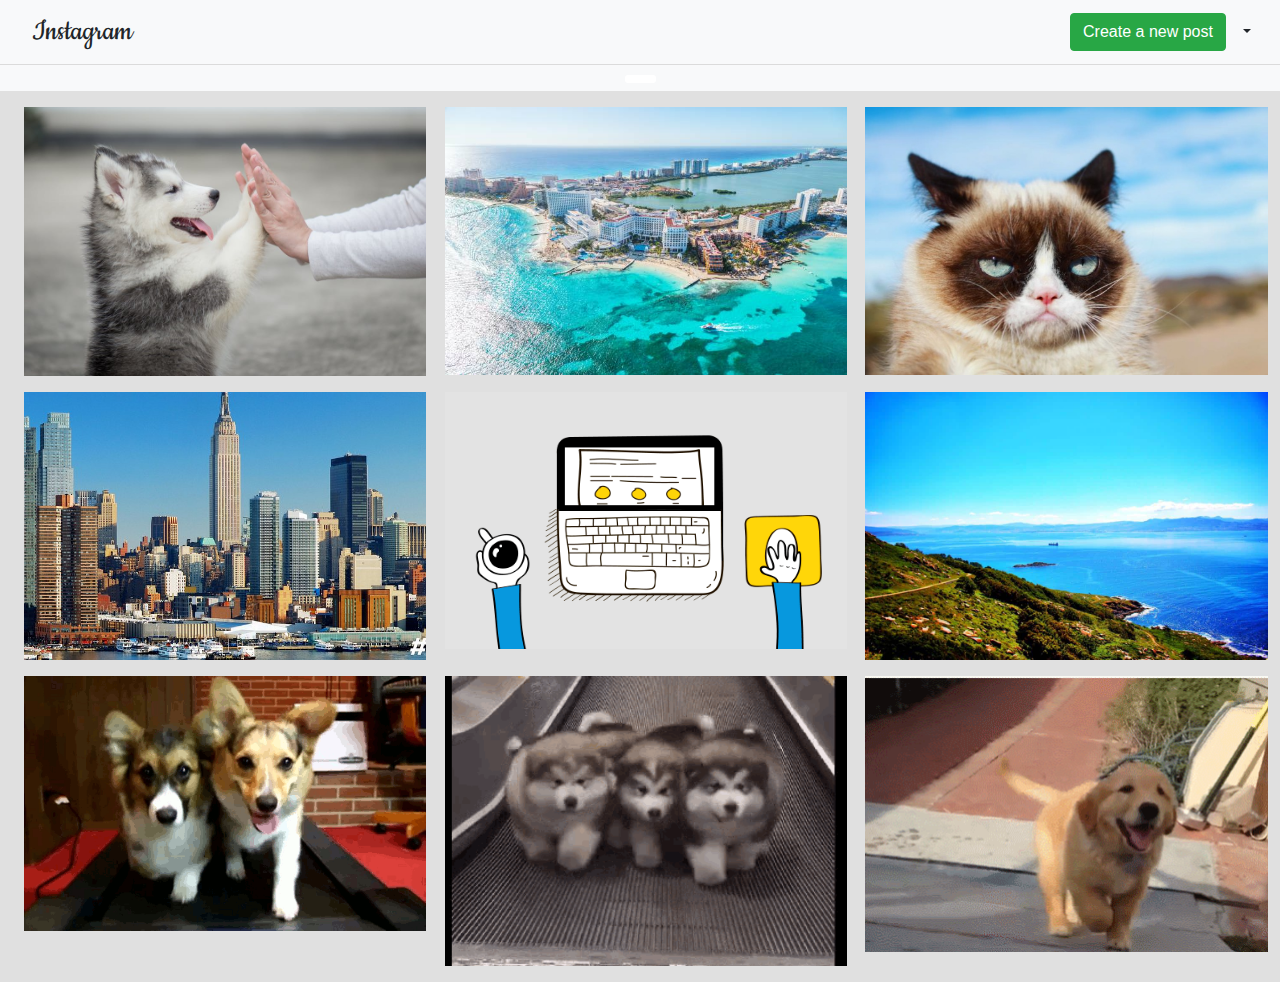
<file: index.html>
<!DOCTYPE html>
<html lang="en">
<head>
    <meta charset="UTF-8">
    <meta http-equiv="X-UA-Compatible" content="IE=edge">
    <meta name="viewport" content="width=device-width, initial-scale=1.0">
    <link rel="stylesheet" href="https://cdn.jsdelivr.net/npm/bootstrap@4.6.0/dist/css/bootstrap.min.css" integrity="undefined" crossorigin="anonymous">
    <link rel="stylesheet" href="https://cdnjs.cloudflare.com/ajax/libs/font-awesome/5.15.3/css/all.min.css" integrity="sha512-iBBXm8fW90+nuLcSKlbmrPcLa0OT92xO1BIsZ+ywDWZCvqsWgccV3gFoRBv0z+8dLJgyAHIhR35VZc2oM/gI1w==" crossorigin="anonymous" referrerpolicy="no-referrer" />
    <link rel="preconnect" href="https://fonts.gstatic.com">
    <link href="https://fonts.googleapis.com/css2?family=Cookie&display=swap" rel="stylesheet"> 
    <link rel="stylesheet" href="styles.css">
    <title>Document</title>
</head>
<body>
    <nav class="navbar fixed-top bg-light">
        <div class="navLogo ml-3">
        <span><i class="fab fa-instagram"></i> Instagram</span>
    </div>
        <form class="form-inline">
            <button type="button" class="btn btn-success" data-toggle="modal" data-target="#exampleModal">
                Create a new post
              </button>
            <div class="btn-group">
                <button type="button" class="btn btn-light dropdown-toggle" data-toggle="dropdown" 
                aria-haspopup="true" aria-expanded="false">
                    <i class="fas fa-cog"></i>
                </button>
                <div class="dropdown-menu dropdown-menu-right">
                    <a class="dropdown-item" href="#">Action</a>
                    <a class="dropdown-item" href="#">Another action</a>
                    <a class="dropdown-item" href="#">Something else here</a>
                    <div class="dropdown-divider"></div>
                    <a class="dropdown-item" href="#">Log out</a>
                </div>
            </div>
        </form>
    </nav>
    <nav aria-label="Change view" class="bg-light mt-4 pt-5">
        <ul class="pagination pagination-sm justify-content-center">
            <li class="page-item">
                <a class="page-link text-secondary" href="index.html">
                    <i class="fas fa-th"></i></a>
            </li>
            <li class="page-item">
                <a class="page-link text-secondary" href="feed.html">
                    <i class="fas fa-square"></i></a>
            </li>
          </ul>
    </nav>
        <div class="container-fluid pl-4 pr-4">
            <div class="row">
                <div class="col-md-4 mb-3">
                    <img src="./images/puppy.jpg">
                </div>
                <div class="col-md-4 mb-3">
                    <img src="./images/cancun.jpg">
                </div>
                <div class="col-md-4 mb-3">
                    <img src="./images/cat.jpg">
                </div>
            </div>
        </div>
        <div class="container-fluid pl-4 pr-4">
            <div class="row">
                <div class="col-md-4 mb-3">
                    <img src="./images/city.jpg">
                </div>
                <div class="col-md-4 mb-3">
                    <img src="./images/dev.gif">
                </div>
                <div class="col-md-4 mb-3">
                    <img src="./images/galicia.jpg">
                </div>
            </div>
        </div>
        <div class="container-fluid pl-4 pr-4">
            <div class="row">
                <div class="col-md-4 mb-3">
                    <img src="./images/corgy.gif">
                </div>
                <div class="col-md-4 mb-3">
                    <img src="./images/tenor.gif">
                </div>
                <div class="col-md-4 mb-3">
                    <img src="./images/lab.gif">
                </div>
            </div>
        </div>
    <div class="modal fade" id="exampleModal" tabindex="-1" aria-labelledby="exampleModalLabel" aria-hidden="true">
        <div class="modal-dialog">
          <div class="modal-content">

            <div class="modal-body">
                <div class="form-group">
                    <textarea class="form-control" id="message-text"></textarea>
                </div>
                <button type="button" class="btn btn-light btn-sm">
                    <i class="fas fa-map-marker-alt"></i>
                </button>
                <button type="button" class="btn btn-light btn-sm">
                    <i class="fas fa-camera"></i>
                </button>
            </div>
            <div class="modal-footer">
              <button type="button" class="btn btn-secondary" data-dismiss="modal">Cancel</button>
              <button type="button" class="btn btn-success">Publish</button>
            </div>
          </div>
        </div>
      </div>
    <script
			  src="https://code.jquery.com/jquery-3.6.0.slim.min.js"
			  integrity="sha256-u7e5khyithlIdTpu22PHhENmPcRdFiHRjhAuHcs05RI="
			  crossorigin="anonymous"></script>
    <script src="https://cdnjs.cloudflare.com/ajax/libs/popper.js/2.9.2/umd/popper.min.js" integrity="sha512-2rNj2KJ+D8s1ceNasTIex6z4HWyOnEYLVC3FigGOmyQCZc2eBXKgOxQmo3oKLHyfcj53uz4QMsRCWNbLd32Q1g==" crossorigin="anonymous" referrerpolicy="no-referrer"></script>
   <script src="https://cdn.jsdelivr.net/npm/bootstrap@4.6.0/dist/js/bootstrap.min.js" integrity="undefined" crossorigin="anonymous"></script>
</body>
</html>
</file>
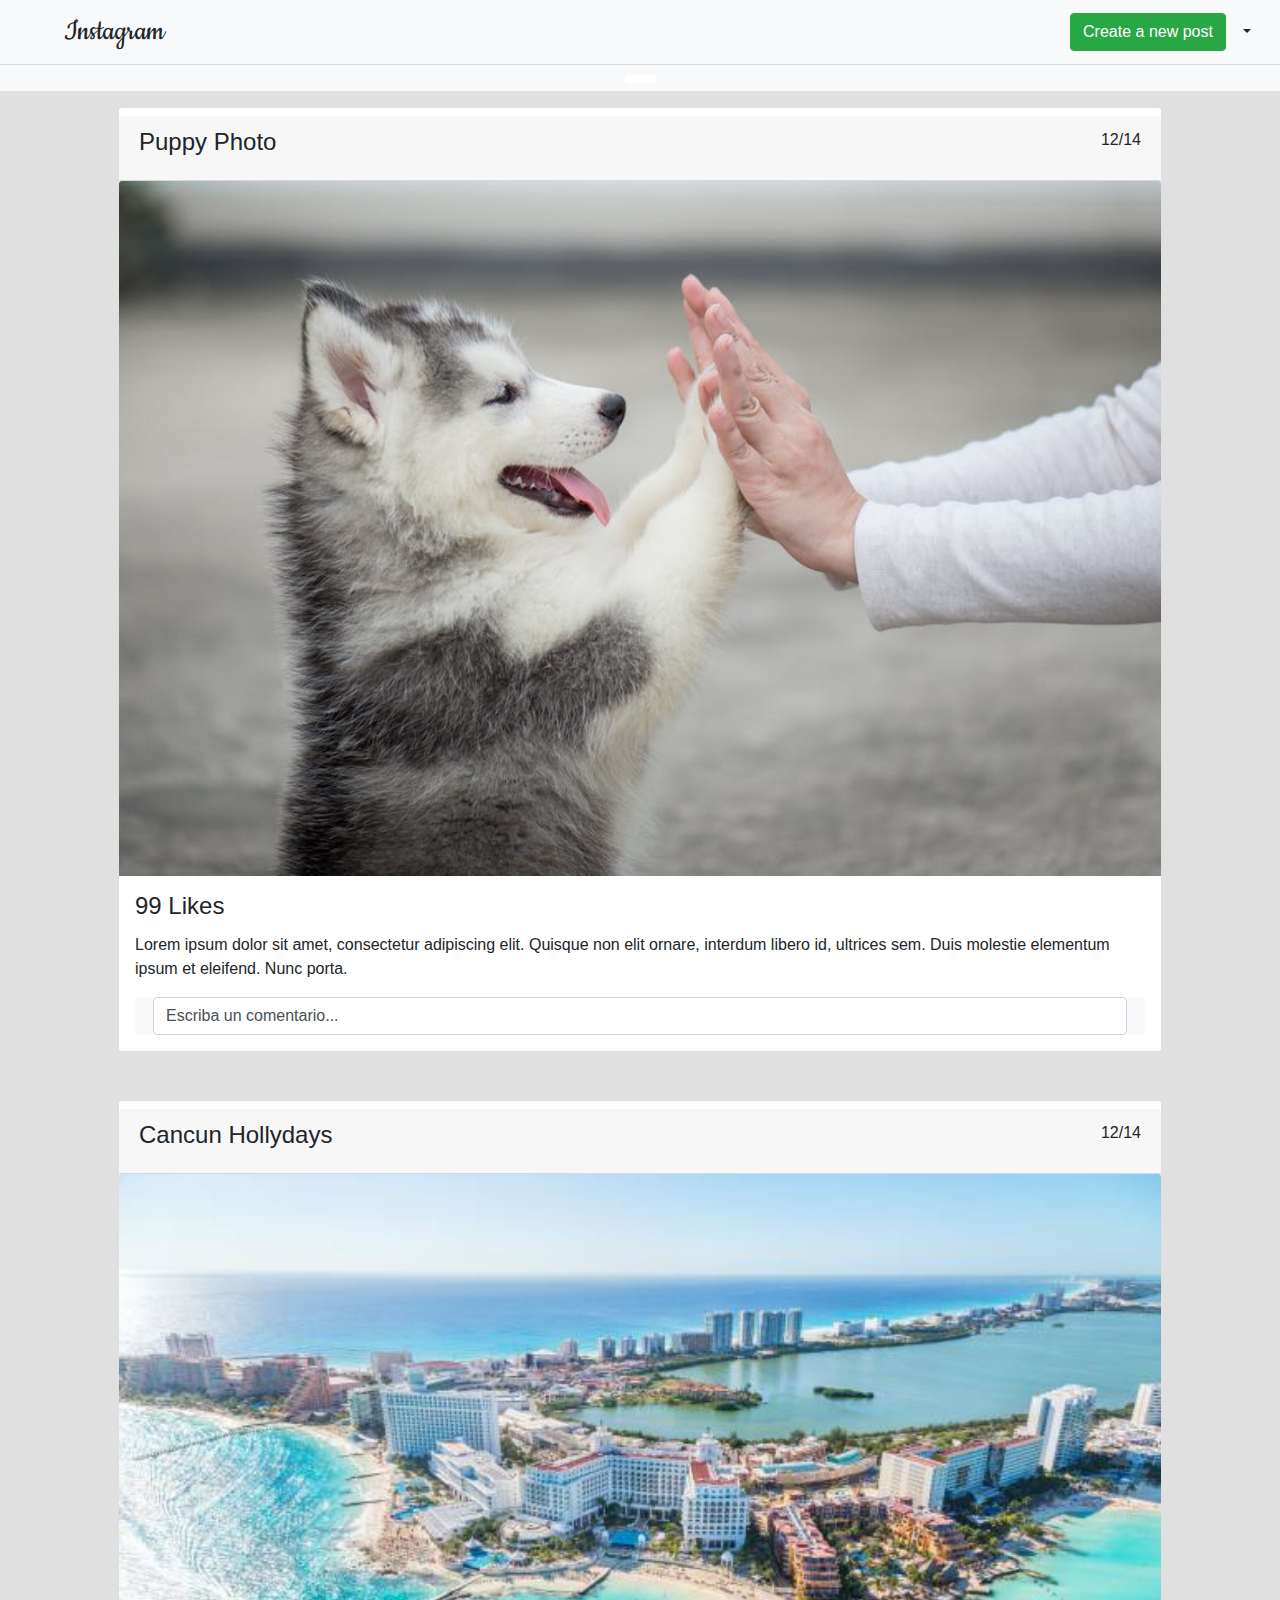
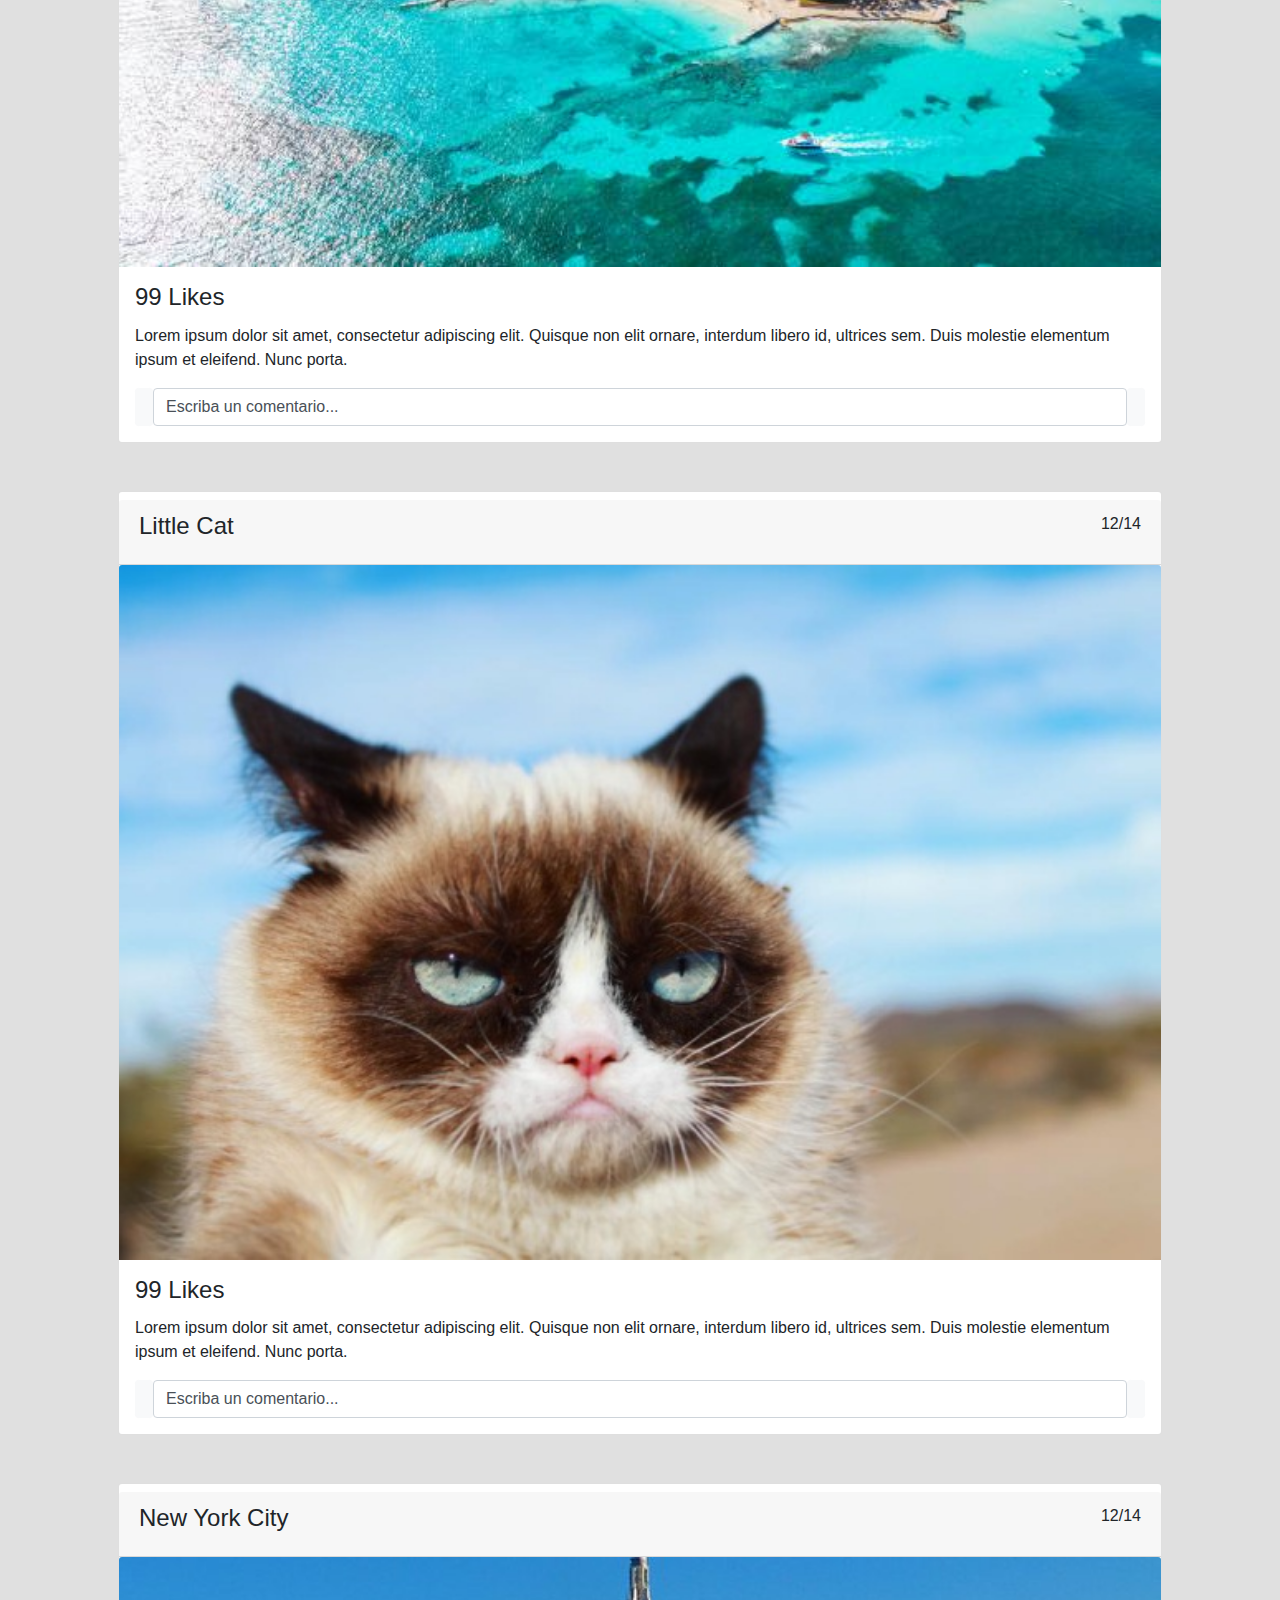
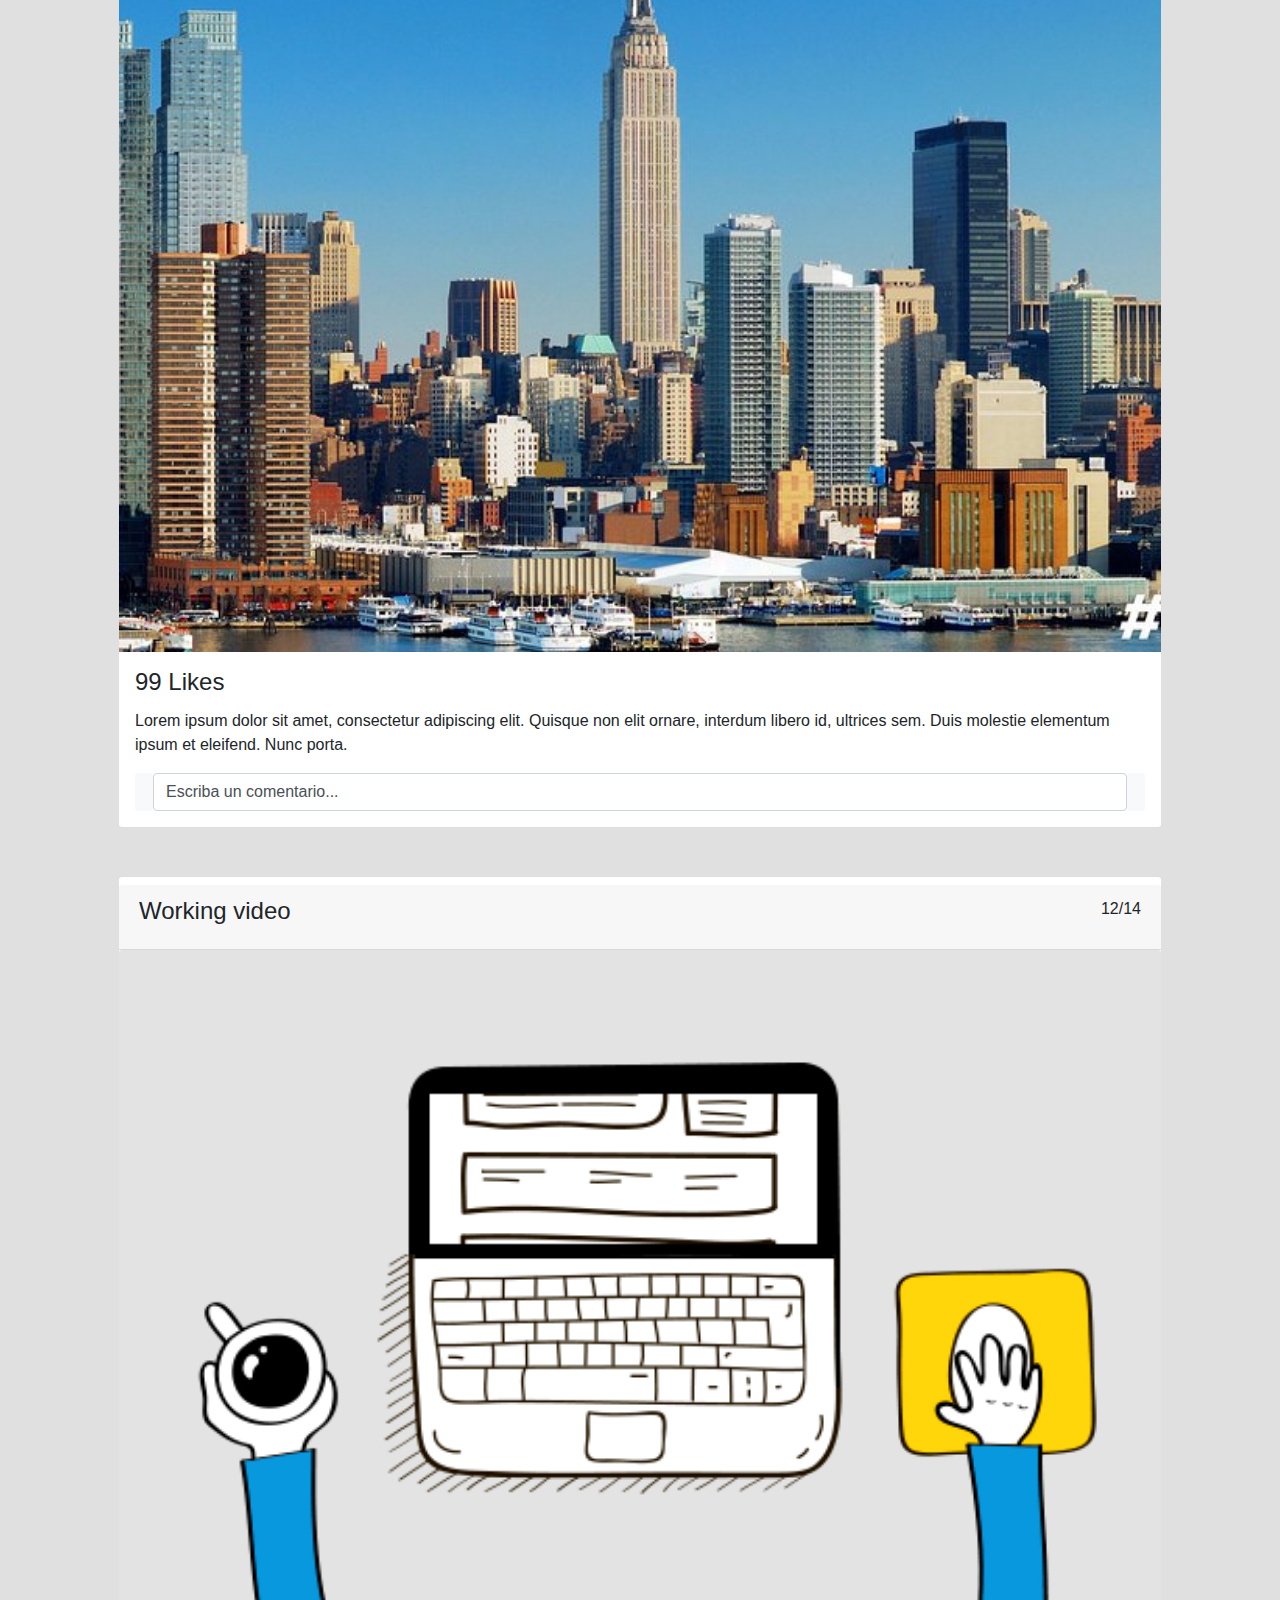
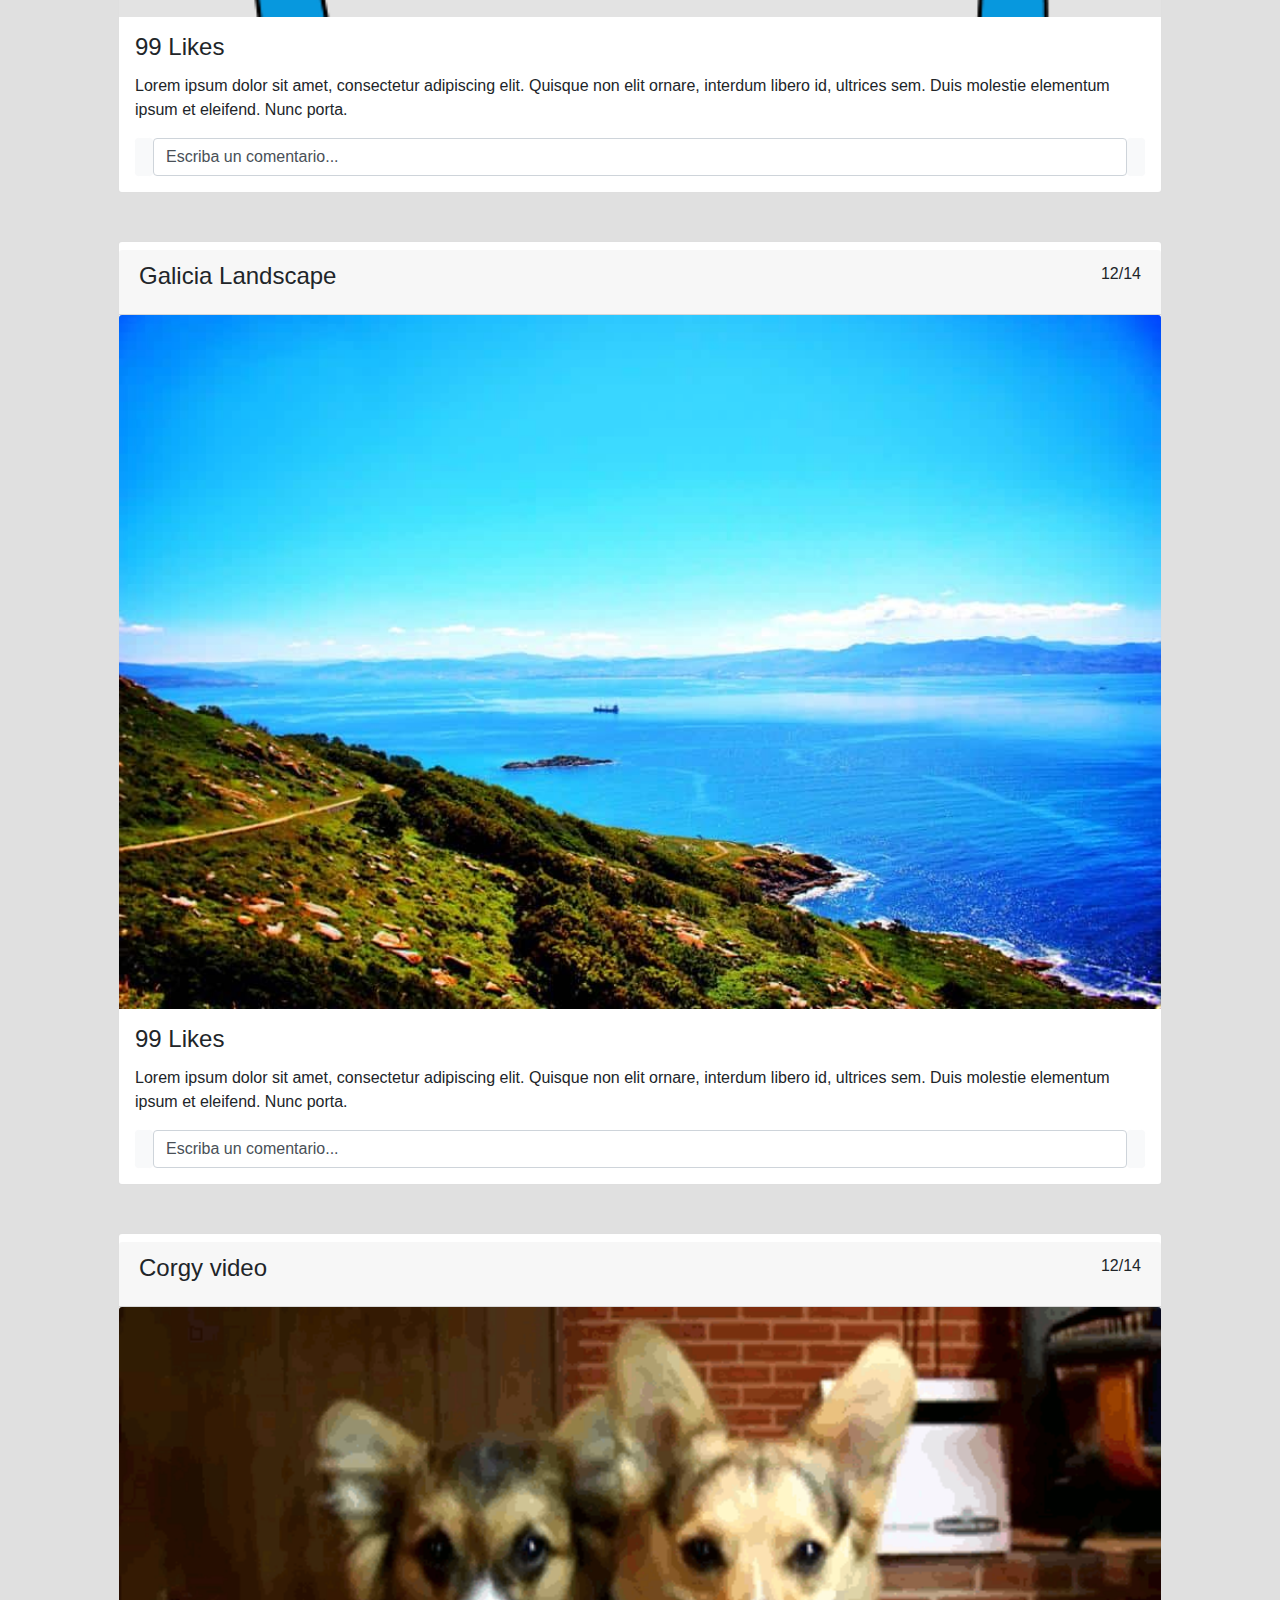
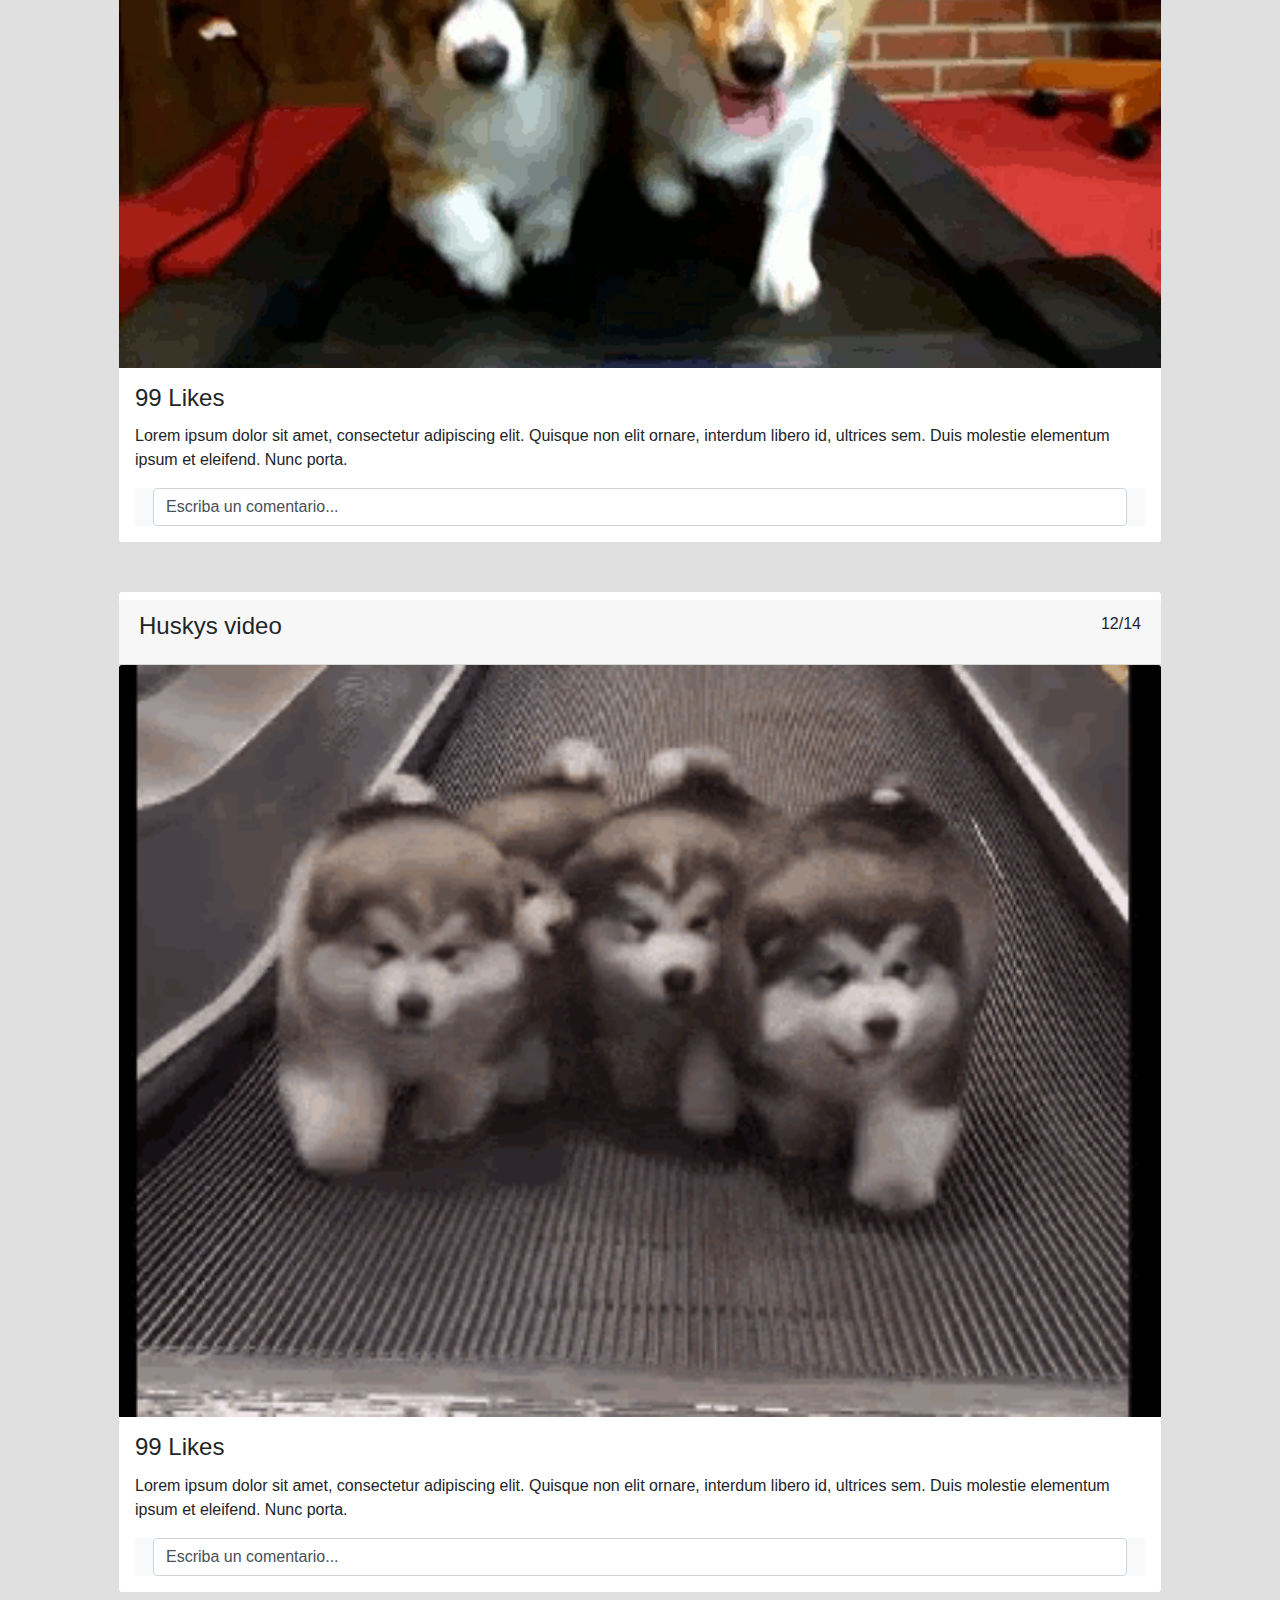
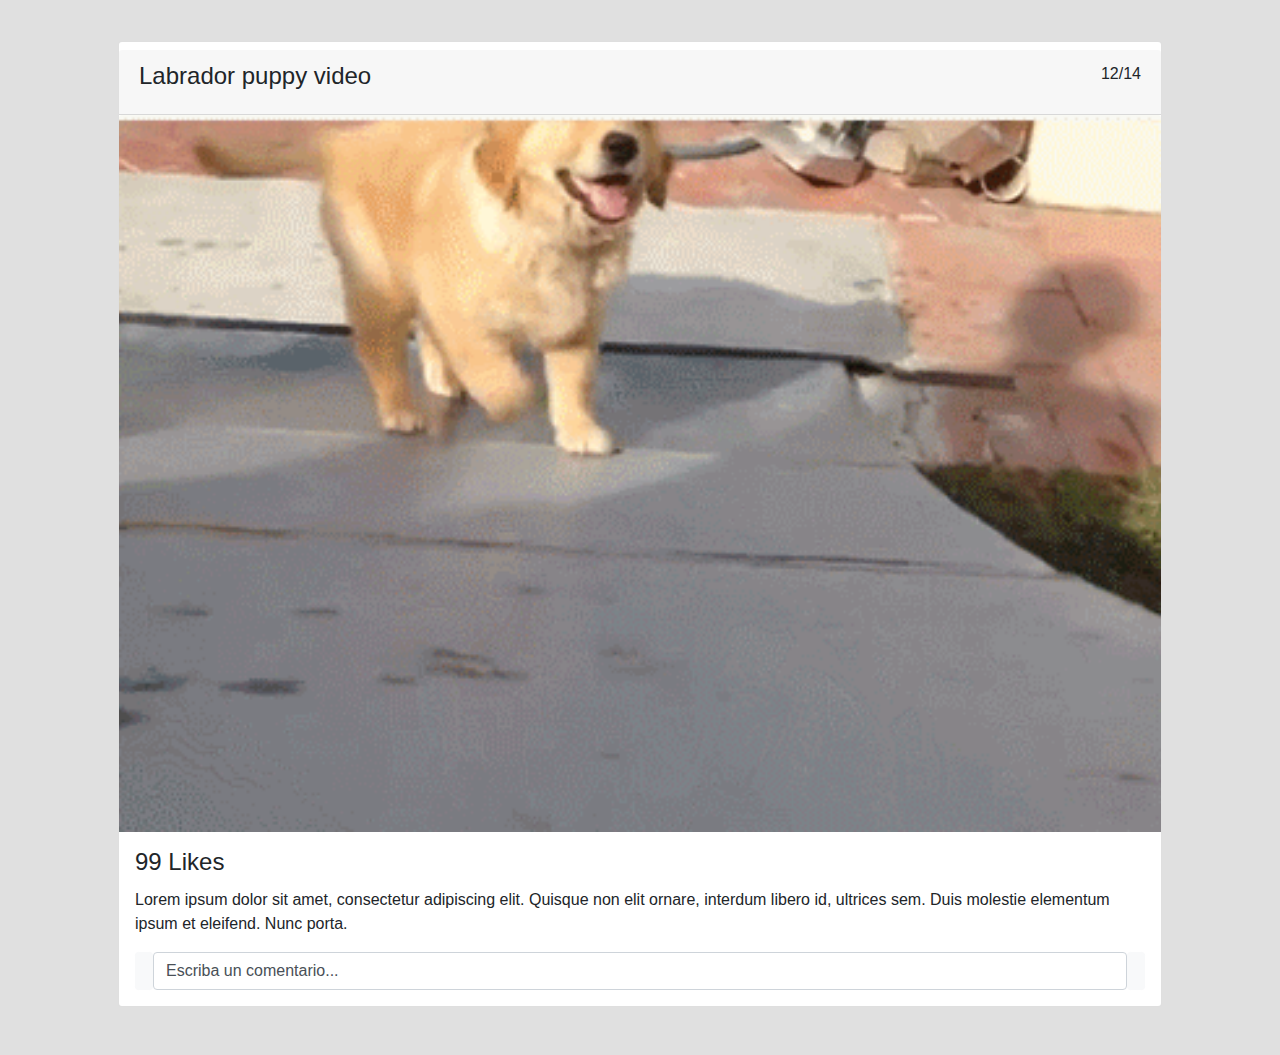
<file: feed.html>
<!DOCTYPE html>
<html lang="en">
<head>
    <meta charset="UTF-8">
    <meta http-equiv="X-UA-Compatible" content="IE=edge">
    <meta name="viewport" content="width=device-width, initial-scale=1.0">
    <link rel="stylesheet" href="https://cdn.jsdelivr.net/npm/bootstrap@4.6.0/dist/css/bootstrap.min.css" integrity="undefined" crossorigin="anonymous">
    <link rel="stylesheet" href="https://cdnjs.cloudflare.com/ajax/libs/font-awesome/5.15.3/css/all.min.css" integrity="sha512-iBBXm8fW90+nuLcSKlbmrPcLa0OT92xO1BIsZ+ywDWZCvqsWgccV3gFoRBv0z+8dLJgyAHIhR35VZc2oM/gI1w==" crossorigin="anonymous" referrerpolicy="no-referrer" />
    <link rel="preconnect" href="https://fonts.gstatic.com">
    <link href="https://fonts.googleapis.com/css2?family=Cookie&display=swap" rel="stylesheet"> 
    <link rel="stylesheet" href="styles.css">
    <title>Document</title>
</head>
<body>
    <nav class="navbar fixed-top bg-light">
        <div class="navLogo ml-5">
        <span><i class="fab fa-instagram"></i> Instagram</span>
    </div>
        <form class="form-inline">
            <button type="button" class="btn btn-success" data-toggle="modal" data-target="#exampleModal">
                Create a new post
              </button>
            <div class="btn-group">
                <button type="button" class="btn btn-light dropdown-toggle" data-toggle="dropdown" 
                aria-haspopup="true" aria-expanded="false">
                    <i class="fas fa-cog"></i>
                </button>
                <div class="dropdown-menu dropdown-menu-right">
                    <a class="dropdown-item" href="#">Action</a>
                    <a class="dropdown-item" href="#">Another action</a>
                    <a class="dropdown-item" href="#">Something else here</a>
                    <div class="dropdown-divider"></div>
                    <a class="dropdown-item" href="#">Log out</a>
                </div>
            </div>
        </form>
    </nav>
    <nav aria-label="Change view" class="bg-light mt-4 pt-5">
        <ul class="pagination pagination-sm justify-content-center">
            <li class="page-item">
                <a class="page-link text-secondary" href="index.html">
                    <i class="fas fa-th"></i></a>
            </li>
            <li class="page-item">
                <a class="page-link text-secondary" href="feed.html">
                    <i class="fas fa-square"></i></a>
            </li>
          </ul>
    </nav>
    <div class="container pr-5 pl-5">
        <div class="card mb-5">
            <div class="card-header d-flex justify-content-between mt-2">
                <h4>Puppy Photo</h4>
                <p>12/14</p>
            </div>
            <img src="./images/puppy.jpg" class="card-img-top" alt="...">
            <div class="card-body p-3">
                <h4 class="card-title">99 Likes</h4>
                <p class="card-text">Lorem ipsum dolor sit amet, consectetur adipiscing elit. Quisque non elit ornare, interdum libero id, ultrices sem. Duis molestie elementum ipsum et eleifend. Nunc porta.</p>
                <div class="d-flex">
                <button type="button" class="btn btn-light btn-sm">
                    <i class="far fa-heart"></i>
                </button>
                <input type="text" class="form-control comentario" id="recipient-name" value="Escriba un comentario...">
                <button type="button" class="btn btn-light btn-sm">
                    <i class="fas fa-ellipsis-v"></i>
                </button>
            </div>
            </div>
        </div>
        <div class="card mb-5">
            <div class="card-header d-flex justify-content-between mt-2">
                <h4>Cancun Hollydays</h4>
                <p>12/14</p>
            </div>
            <img src="./images/cancun.jpg" class="card-img-top" alt="...">
            <div class="card-body p-3">
                <h4 class="card-title">99 Likes</h4>
                <p class="card-text">Lorem ipsum dolor sit amet, consectetur adipiscing elit. Quisque non elit ornare, interdum libero id, ultrices sem. Duis molestie elementum ipsum et eleifend. Nunc porta.</p>
                <div class="d-flex">
                <button type="button" class="btn btn-light btn-sm">
                    <i class="far fa-heart"></i>
                </button>
                <input type="text" class="form-control comentario" id="recipient-name" value="Escriba un comentario...">
                <button type="button" class="btn btn-light btn-sm">
                    <i class="fas fa-ellipsis-v"></i>
                </button>
            </div>
            </div>
        </div>
        <div class="card mb-5">
            <div class="card-header d-flex justify-content-between mt-2">
                <h4>Little Cat</h4>
                <p>12/14</p>
            </div>
            <img src="./images/cat.jpg" class="card-img-top" alt="...">
            <div class="card-body p-3">
                <h4 class="card-title">99 Likes</h4>
                <p class="card-text">Lorem ipsum dolor sit amet, consectetur adipiscing elit. Quisque non elit ornare, interdum libero id, ultrices sem. Duis molestie elementum ipsum et eleifend. Nunc porta.</p>
                <div class="d-flex">
                <button type="button" class="btn btn-light btn-sm">
                    <i class="far fa-heart"></i>
                </button>
                <input type="text" class="form-control comentario" id="recipient-name" value="Escriba un comentario...">
                <button type="button" class="btn btn-light btn-sm">
                    <i class="fas fa-ellipsis-v"></i>
                </button>
            </div>
            </div>
        </div>
        <div class="card mb-5">
            <div class="card-header d-flex justify-content-between mt-2">
                <h4>New York City</h4>
                <p>12/14</p>
            </div>
            <img src="./images/city.jpg" class="card-img-top" alt="...">
            <div class="card-body p-3">
                <h4 class="card-title">99 Likes</h4>
                <p class="card-text">Lorem ipsum dolor sit amet, consectetur adipiscing elit. Quisque non elit ornare, interdum libero id, ultrices sem. Duis molestie elementum ipsum et eleifend. Nunc porta.</p>
                <div class="d-flex">
                <button type="button" class="btn btn-light btn-sm">
                    <i class="far fa-heart"></i>
                </button>
                <input type="text" class="form-control comentario" id="recipient-name" value="Escriba un comentario...">
                <button type="button" class="btn btn-light btn-sm">
                    <i class="fas fa-ellipsis-v"></i>
                </button>
            </div>
            </div>
        </div>
        <div class="card mb-5">
            <div class="card-header d-flex justify-content-between mt-2">
                <h4>Working video</h4>
                <p>12/14</p>
            </div>
            <img src="./images/dev.gif" class="card-img-top" alt="...">
            <div class="card-body p-3">
                <h4 class="card-title">99 Likes</h4>
                <p class="card-text">Lorem ipsum dolor sit amet, consectetur adipiscing elit. Quisque non elit ornare, interdum libero id, ultrices sem. Duis molestie elementum ipsum et eleifend. Nunc porta.</p>
                <div class="d-flex">
                <button type="button" class="btn btn-light btn-sm">
                    <i class="far fa-heart"></i>
                </button>
                <input type="text" class="form-control comentario" id="recipient-name" value="Escriba un comentario...">
                <button type="button" class="btn btn-light btn-sm">
                    <i class="fas fa-ellipsis-v"></i>
                </button>
            </div>
            </div>
        </div>
        <div class="card mb-5">
            <div class="card-header d-flex justify-content-between mt-2">
                <h4>Galicia Landscape</h4>
                <p>12/14</p>
            </div>
            <img src="./images/galicia.jpg" class="card-img-top" alt="...">
            <div class="card-body p-3">
                <h4 class="card-title">99 Likes</h4>
                <p class="card-text">Lorem ipsum dolor sit amet, consectetur adipiscing elit. Quisque non elit ornare, interdum libero id, ultrices sem. Duis molestie elementum ipsum et eleifend. Nunc porta.</p>
                <div class="d-flex">
                <button type="button" class="btn btn-light btn-sm">
                    <i class="far fa-heart"></i>
                </button>
                <input type="text" class="form-control comentario" id="recipient-name" value="Escriba un comentario...">
                <button type="button" class="btn btn-light btn-sm">
                    <i class="fas fa-ellipsis-v"></i>
                </button>
            </div>
            </div>
        </div>
        <div class="card mb-5">
            <div class="card-header d-flex justify-content-between mt-2">
                <h4>Corgy video</h4>
                <p>12/14</p>
            </div>
            <img src="./images/corgy.gif" class="card-img-top" alt="...">
            <div class="card-body p-3">
                <h4 class="card-title">99 Likes</h4>
                <p class="card-text">Lorem ipsum dolor sit amet, consectetur adipiscing elit. Quisque non elit ornare, interdum libero id, ultrices sem. Duis molestie elementum ipsum et eleifend. Nunc porta.</p>
                <div class="d-flex">
                <button type="button" class="btn btn-light btn-sm">
                    <i class="far fa-heart"></i>
                </button>
                <input type="text" class="form-control comentario" id="recipient-name" value="Escriba un comentario...">
                <button type="button" class="btn btn-light btn-sm">
                    <i class="fas fa-ellipsis-v"></i>
                </button>
            </div>
            </div>
        </div>
        <div class="card mb-5">
            <div class="card-header d-flex justify-content-between mt-2">
                <h4>Huskys video</h4>
                <p>12/14</p>
            </div>
            <img src="./images/tenor.gif" class="card-img-top" alt="...">
            <div class="card-body p-3">
                <h4 class="card-title">99 Likes</h4>
                <p class="card-text">Lorem ipsum dolor sit amet, consectetur adipiscing elit. Quisque non elit ornare, interdum libero id, ultrices sem. Duis molestie elementum ipsum et eleifend. Nunc porta.</p>
                <div class="d-flex">
                <button type="button" class="btn btn-light btn-sm">
                    <i class="far fa-heart"></i>
                </button>
                <input type="text" class="form-control comentario" id="recipient-name" value="Escriba un comentario...">
                <button type="button" class="btn btn-light btn-sm">
                    <i class="fas fa-ellipsis-v"></i>
                </button>
            </div>
            </div>
        </div>
        <div class="card mb-5">
            <div class="card-header d-flex justify-content-between mt-2">
                <h4>Labrador puppy video</h4>
                <p>12/14</p>
            </div>
            <img src="./images/lab.gif" class="card-img-top" alt="...">
            <div class="card-body p-3">
                <h4 class="card-title">99 Likes</h4>
                <p class="card-text">Lorem ipsum dolor sit amet, consectetur adipiscing elit. Quisque non elit ornare, interdum libero id, ultrices sem. Duis molestie elementum ipsum et eleifend. Nunc porta.</p>
                <div class="d-flex">
                <button type="button" class="btn btn-light btn-sm">
                    <i class="far fa-heart"></i>
                </button>
                <input type="text" class="form-control comentario" id="recipient-name" value="Escriba un comentario...">
                <button type="button" class="btn btn-light btn-sm">
                    <i class="fas fa-ellipsis-v"></i>
                </button>
            </div>
            </div>
        </div>
    </div>
    <div class="modal fade" id="exampleModal" tabindex="-1" aria-labelledby="exampleModalLabel" aria-hidden="true">
        <div class="modal-dialog">
          <div class="modal-content">

            <div class="modal-body">
                <div class="form-group">
                    <textarea class="form-control" id="message-text"></textarea>
                </div>
                <button type="button" class="btn btn-light btn-sm">
                    <i class="fas fa-map-marker-alt"></i>
                </button>
                <button type="button" class="btn btn-light btn-sm">
                    <i class="fas fa-camera"></i>
                </button>
            </div>
            <div class="modal-footer">
              <button type="button" class="btn btn-secondary" data-dismiss="modal">Cancel</button>
              <button type="button" class="btn btn-success">Publish</button>
            </div>
          </div>
        </div>
      </div>
    <script
			  src="https://code.jquery.com/jquery-3.6.0.slim.min.js"
			  integrity="sha256-u7e5khyithlIdTpu22PHhENmPcRdFiHRjhAuHcs05RI="
			  crossorigin="anonymous"></script>
    <script src="https://cdnjs.cloudflare.com/ajax/libs/popper.js/2.9.2/umd/popper.min.js" integrity="sha512-2rNj2KJ+D8s1ceNasTIex6z4HWyOnEYLVC3FigGOmyQCZc2eBXKgOxQmo3oKLHyfcj53uz4QMsRCWNbLd32Q1g==" crossorigin="anonymous" referrerpolicy="no-referrer"></script>
   <script src="https://cdn.jsdelivr.net/npm/bootstrap@4.6.0/dist/js/bootstrap.min.js" integrity="undefined" crossorigin="anonymous"></script>
</body>
</html>
</file>
<file: styles.css>
* {
    margin: 0;
    padding: 0;
    box-sizing: border-box;
}
body {
    background-color: #e0e0e0;
    font-family: sans-serif, Arial;
    box-sizing: border-box;
    font-size: 16px;
}
.navbar {
    border-bottom: 1px solid #dbdbdb;
} 
.navLogo {
    font-family: 'Cookie', cursive;
    font-size: 32px;
}
.page-link {
    border: none;
}
.page-item {
    padding: 3px 0 8px 0;
}
.col-md-4 img {
    width: 103%;
}
</file>
